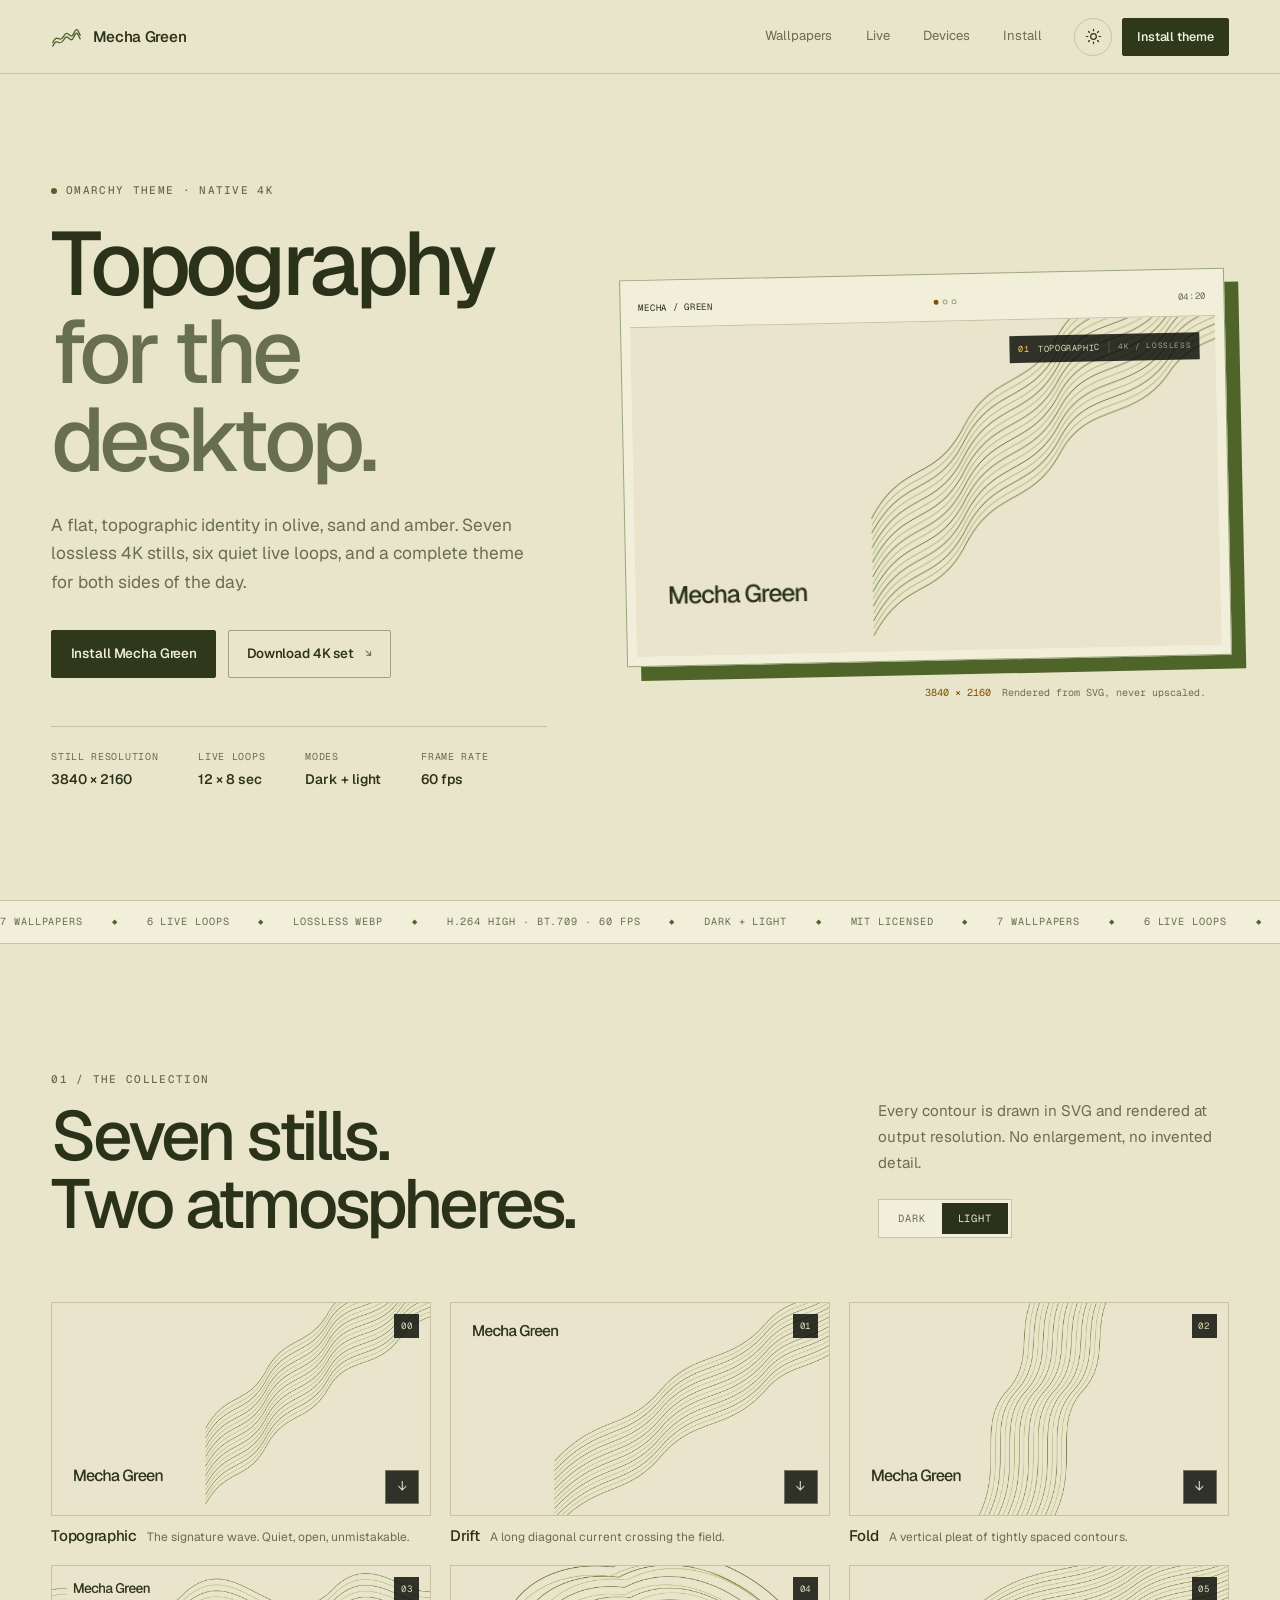
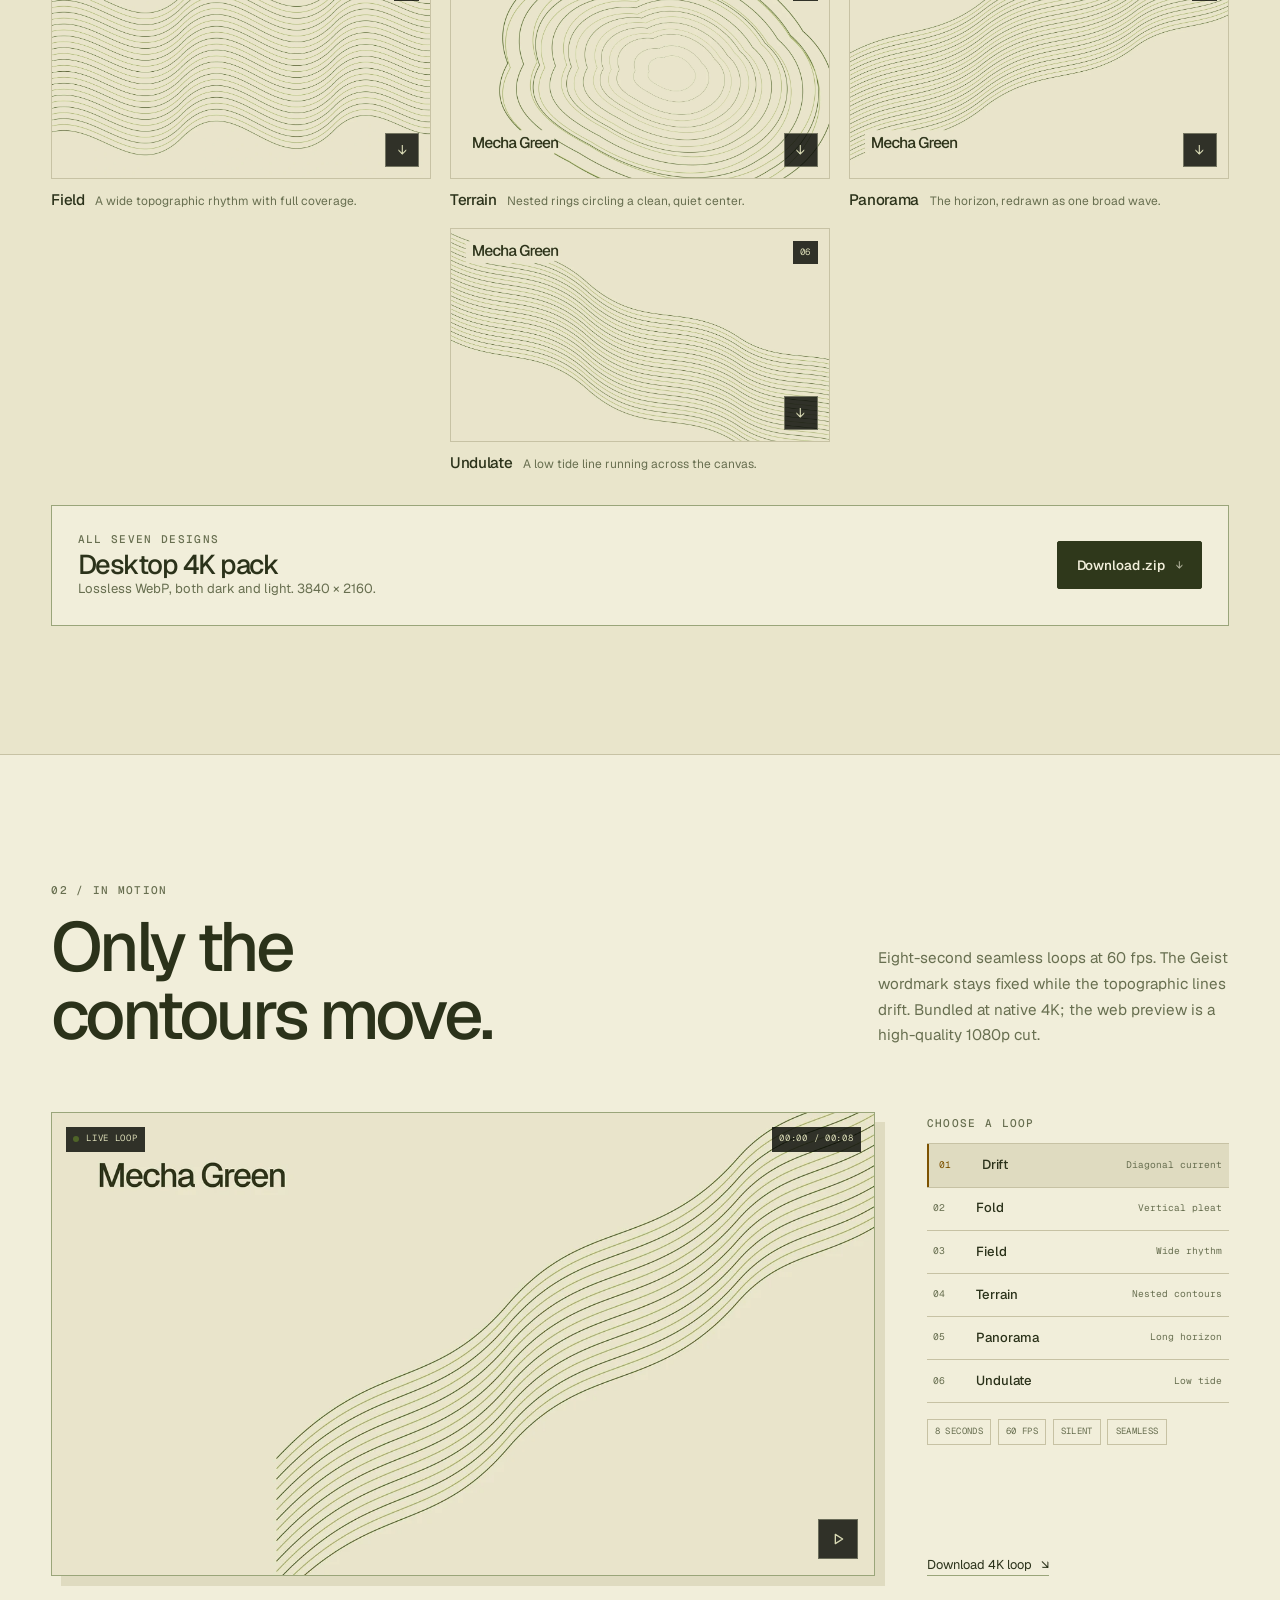
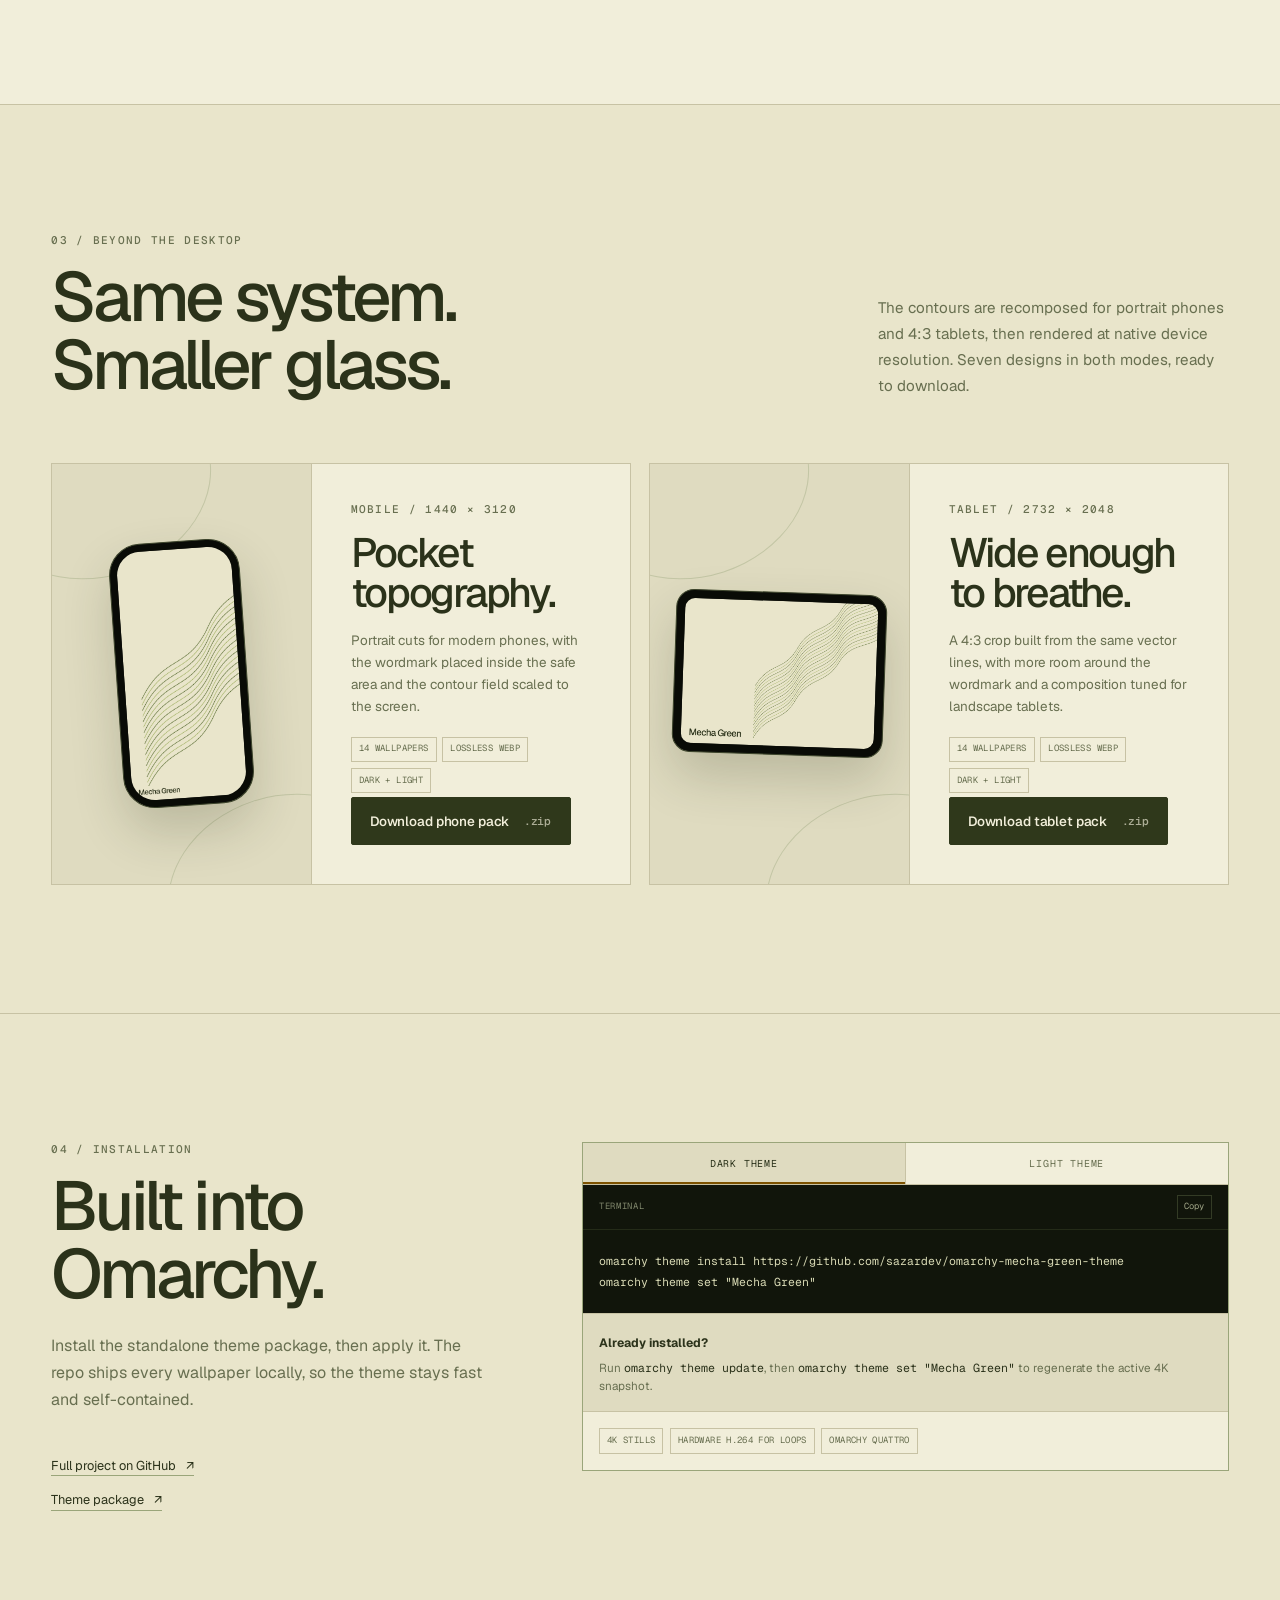
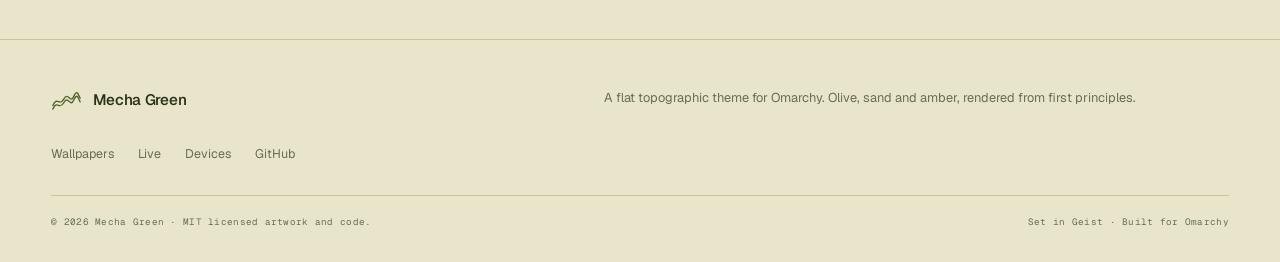
<file: site/index.html>
<!doctype html>
<html lang="en" data-theme="dark">
<head>
  <meta charset="utf-8">
  <meta name="viewport" content="width=device-width, initial-scale=1">
  <title>Mecha Green — 4K topographic wallpapers for Omarchy</title>
  <meta name="description" content="Mecha Green is a flat topographic theme for Omarchy with native 4K wallpapers, clean live loops and matching dark and light modes.">
  <meta name="theme-color" content="#0e1009">
  <meta property="og:type" content="website">
  <meta property="og:title" content="Mecha Green — 4K topographic wallpapers for Omarchy">
  <meta property="og:description" content="Seven native 4K stills, six live loops and matching light and dark themes, rendered from original vector artwork.">
  <meta property="og:url" content="https://mecha.sazardev.stream/">
  <meta property="og:image" content="https://mecha.sazardev.stream/og-image.png">
  <meta name="twitter:card" content="summary_large_image">
  <link rel="icon" href="favicon.svg" type="image/svg+xml">
  <link rel="apple-touch-icon" href="apple-touch-icon.png">
  <link rel="manifest" href="site.webmanifest">
  <link rel="preload" href="assets/fonts/geist-variable.woff2" as="font" type="font/woff2" crossorigin>
  <link rel="stylesheet" href="styles.css">
  <script src="main.js" defer></script>
</head>
<body>
  <a class="skip-link" href="#main">Skip to content</a>

  <header class="site-header">
    <a class="brand" href="#top" aria-label="Mecha Green home">
      <svg class="brand-mark" viewBox="0 0 34 26" aria-hidden="true">
        <path d="M2 19C7 8 9 21 14 12S21 18 25 9s5-1 7 2"/>
        <path d="M2 23C7 12 9 25 14 16s7 6 11-3 5-1 7 2"/>
      </svg>
      <span>Mecha Green</span>
    </a>
    <nav class="site-nav" aria-label="Primary">
      <a href="#wallpapers">Wallpapers</a>
      <a href="#live">Live</a>
      <a href="#devices">Devices</a>
      <a href="#install">Install</a>
    </nav>
    <div class="header-actions">
      <button class="icon-button theme-toggle" type="button" aria-label="Switch to light mode" data-theme-toggle>
        <svg class="icon-moon" viewBox="0 0 24 24" aria-hidden="true"><path d="M20 15.2A8.5 8.5 0 0 1 8.8 4a8.5 8.5 0 1 0 11.2 11.2Z"/></svg>
        <svg class="icon-sun" viewBox="0 0 24 24" aria-hidden="true"><circle cx="12" cy="12" r="4"/><path d="M12 2v2M12 20v2M4.9 4.9l1.4 1.4M17.7 17.7l1.4 1.4M2 12h2M20 12h2M4.9 19.1l1.4-1.4M17.7 6.3l1.4-1.4"/></svg>
      </button>
      <a class="button button-small button-solid" href="#install">Install theme</a>
    </div>
  </header>

  <main id="main">
    <section class="hero" id="top">
      <div class="hero-copy" data-reveal>
        <p class="eyebrow"><span class="status-dot"></span>Omarchy theme · native 4K</p>
        <h1>Topography<br><span class="muted">for the desktop.</span></h1>
        <p class="hero-lede">A flat, topographic identity in olive, sand and amber. Seven lossless 4K stills, six quiet live loops, and a complete theme for both sides of the day.</p>
        <div class="hero-actions">
          <a class="button button-solid" href="#install">Install Mecha Green</a>
          <a class="button button-ghost" href="assets/downloads/mecha-green-desktop-4k.zip" download>Download 4K set <span aria-hidden="true">↘</span></a>
        </div>
        <dl class="hero-stats">
          <div><dt>Still resolution</dt><dd>3840 × 2160</dd></div>
          <div><dt>Live loops</dt><dd>12 × 8 sec</dd></div>
          <div><dt>Modes</dt><dd>Dark + light</dd></div>
          <div><dt>Frame rate</dt><dd>60 fps</dd></div>
        </dl>
      </div>

      <div class="hero-art" data-reveal>
        <div class="monitor">
          <div class="monitor-bar">
            <span class="monitor-brand">MECHA / GREEN</span>
            <span class="monitor-dots" aria-hidden="true"><i></i><i></i><i></i></span>
            <span class="monitor-time">04:20</span>
          </div>
          <div class="monitor-screen">
            <img class="only-dark" src="assets/images/hero-dark.webp" alt="Mecha Green Topographic dark wallpaper with flowing olive contour lines" width="2400" height="1350">
            <img class="only-light" src="assets/images/hero-light.webp" alt="Mecha Green Topographic light wallpaper with flowing olive contour lines on sand" width="2400" height="1350">
            <div class="screen-tag"><span>01</span> TOPOGRAPHIC<small>4K / LOSSLESS</small></div>
          </div>
        </div>
        <div class="art-note"><span>3840 × 2160</span> Rendered from SVG, never upscaled.</div>
      </div>
    </section>

    <div class="ticker" aria-label="Theme features">
      <div class="ticker-track">
        <span>7 wallpapers</span><i>◆</i><span>6 live loops</span><i>◆</i><span>Lossless WebP</span><i>◆</i><span>H.264 High · BT.709 · 60 fps</span><i>◆</i><span>Dark + light</span><i>◆</i><span>MIT licensed</span><i>◆</i>
        <span>7 wallpapers</span><i>◆</i><span>6 live loops</span><i>◆</i><span>Lossless WebP</span><i>◆</i><span>H.264 High · BT.709 · 60 fps</span><i>◆</i><span>Dark + light</span><i>◆</i><span>MIT licensed</span><i>◆</i>
      </div>
    </div>

    <section class="section wallpapers" id="wallpapers">
      <div class="section-head">
        <div data-reveal>
          <p class="eyebrow">01 / The collection</p>
          <h2>Seven stills.<br>Two atmospheres.</h2>
        </div>
        <div class="section-tools" data-reveal>
          <p>Every contour is drawn in SVG and rendered at output resolution. No enlargement, no invented detail.</p>
          <div class="mode-switch" role="group" aria-label="Wallpaper mode">
            <button type="button" data-mode="dark" aria-pressed="true">Dark</button>
            <button type="button" data-mode="light" aria-pressed="false">Light</button>
          </div>
        </div>
      </div>

      <div class="gallery">
        <article class="wall-card" data-reveal>
          <div class="wall-frame">
            <img class="only-dark" src="assets/images/gallery/topographic-dark.webp" alt="Topographic dark wallpaper" loading="lazy" width="1280" height="720">
            <img class="only-light" src="assets/images/gallery/topographic-light.webp" alt="Topographic light wallpaper" loading="lazy" width="1280" height="720">
            <span class="wall-number">00</span>
            <a class="wall-download js-desktop-download" href="assets/downloads/desktop/mecha-green-topographic-dark.webp" download data-dark-href="assets/downloads/desktop/mecha-green-topographic-dark.webp" data-light-href="assets/downloads/desktop/mecha-green-topographic-light.webp" aria-label="Download Topographic wallpaper">↓</a>
          </div>
          <div class="wall-meta"><h3>Topographic</h3><p>The signature wave. Quiet, open, unmistakable.</p></div>
        </article>

        <article class="wall-card" data-reveal>
          <div class="wall-frame">
            <img class="only-dark" src="assets/images/gallery/drift-dark.webp" alt="Drift dark wallpaper" loading="lazy" width="1280" height="720">
            <img class="only-light" src="assets/images/gallery/drift-light.webp" alt="Drift light wallpaper" loading="lazy" width="1280" height="720">
            <span class="wall-number">01</span>
            <a class="wall-download js-desktop-download" href="assets/downloads/desktop/mecha-green-drift-dark.webp" download data-dark-href="assets/downloads/desktop/mecha-green-drift-dark.webp" data-light-href="assets/downloads/desktop/mecha-green-drift-light.webp" aria-label="Download Drift wallpaper">↓</a>
          </div>
          <div class="wall-meta"><h3>Drift</h3><p>A long diagonal current crossing the field.</p></div>
        </article>

        <article class="wall-card" data-reveal>
          <div class="wall-frame">
            <img class="only-dark" src="assets/images/gallery/fold-dark.webp" alt="Fold dark wallpaper" loading="lazy" width="1280" height="720">
            <img class="only-light" src="assets/images/gallery/fold-light.webp" alt="Fold light wallpaper" loading="lazy" width="1280" height="720">
            <span class="wall-number">02</span>
            <a class="wall-download js-desktop-download" href="assets/downloads/desktop/mecha-green-fold-dark.webp" download data-dark-href="assets/downloads/desktop/mecha-green-fold-dark.webp" data-light-href="assets/downloads/desktop/mecha-green-fold-light.webp" aria-label="Download Fold wallpaper">↓</a>
          </div>
          <div class="wall-meta"><h3>Fold</h3><p>A vertical pleat of tightly spaced contours.</p></div>
        </article>

        <article class="wall-card" data-reveal>
          <div class="wall-frame">
            <img class="only-dark" src="assets/images/gallery/field-dark.webp" alt="Field dark wallpaper" loading="lazy" width="1280" height="720">
            <img class="only-light" src="assets/images/gallery/field-light.webp" alt="Field light wallpaper" loading="lazy" width="1280" height="720">
            <span class="wall-number">03</span>
            <a class="wall-download js-desktop-download" href="assets/downloads/desktop/mecha-green-field-dark.webp" download data-dark-href="assets/downloads/desktop/mecha-green-field-dark.webp" data-light-href="assets/downloads/desktop/mecha-green-field-light.webp" aria-label="Download Field wallpaper">↓</a>
          </div>
          <div class="wall-meta"><h3>Field</h3><p>A wide topographic rhythm with full coverage.</p></div>
        </article>

        <article class="wall-card" data-reveal>
          <div class="wall-frame">
            <img class="only-dark" src="assets/images/gallery/terrain-dark.webp" alt="Terrain dark wallpaper" loading="lazy" width="1280" height="720">
            <img class="only-light" src="assets/images/gallery/terrain-light.webp" alt="Terrain light wallpaper" loading="lazy" width="1280" height="720">
            <span class="wall-number">04</span>
            <a class="wall-download js-desktop-download" href="assets/downloads/desktop/mecha-green-terrain-dark.webp" download data-dark-href="assets/downloads/desktop/mecha-green-terrain-dark.webp" data-light-href="assets/downloads/desktop/mecha-green-terrain-light.webp" aria-label="Download Terrain wallpaper">↓</a>
          </div>
          <div class="wall-meta"><h3>Terrain</h3><p>Nested rings circling a clean, quiet center.</p></div>
        </article>

        <article class="wall-card" data-reveal>
          <div class="wall-frame">
            <img class="only-dark" src="assets/images/gallery/panorama-dark.webp" alt="Panorama dark wallpaper" loading="lazy" width="1280" height="720">
            <img class="only-light" src="assets/images/gallery/panorama-light.webp" alt="Panorama light wallpaper" loading="lazy" width="1280" height="720">
            <span class="wall-number">05</span>
            <a class="wall-download js-desktop-download" href="assets/downloads/desktop/mecha-green-panorama-dark.webp" download data-dark-href="assets/downloads/desktop/mecha-green-panorama-dark.webp" data-light-href="assets/downloads/desktop/mecha-green-panorama-light.webp" aria-label="Download Panorama wallpaper">↓</a>
          </div>
          <div class="wall-meta"><h3>Panorama</h3><p>The horizon, redrawn as one broad wave.</p></div>
        </article>

        <article class="wall-card" data-reveal>
          <div class="wall-frame">
            <img class="only-dark" src="assets/images/gallery/undulate-dark.webp" alt="Undulate dark wallpaper" loading="lazy" width="1280" height="720">
            <img class="only-light" src="assets/images/gallery/undulate-light.webp" alt="Undulate light wallpaper" loading="lazy" width="1280" height="720">
            <span class="wall-number">06</span>
            <a class="wall-download js-desktop-download" href="assets/downloads/desktop/mecha-green-undulate-dark.webp" download data-dark-href="assets/downloads/desktop/mecha-green-undulate-dark.webp" data-light-href="assets/downloads/desktop/mecha-green-undulate-light.webp" aria-label="Download Undulate wallpaper">↓</a>
          </div>
          <div class="wall-meta"><h3>Undulate</h3><p>A low tide line running across the canvas.</p></div>
        </article>
      </div>

      <div class="download-band" data-reveal>
        <div><p class="eyebrow">All seven designs</p><h3>Desktop 4K pack</h3><p>Lossless WebP, both dark and light. 3840 × 2160.</p></div>
        <a class="button button-solid" href="assets/downloads/mecha-green-desktop-4k.zip" download>Download .zip <span aria-hidden="true">↓</span></a>
      </div>
    </section>

    <section class="section live" id="live">
      <div class="section-head">
        <div data-reveal>
          <p class="eyebrow">02 / In motion</p>
          <h2>Only the<br>contours move.</h2>
        </div>
        <p class="section-aside" data-reveal>Eight-second seamless loops at 60 fps. The Geist wordmark stays fixed while the topographic lines drift. Bundled at native 4K; the web preview is a high-quality 1080p cut.</p>
      </div>

      <div class="live-shell" data-reveal>
        <div class="video-stage">
          <video id="live-video" class="live-video" muted loop playsinline autoplay preload="metadata" poster="assets/images/posters/drift-dark.webp" aria-label="Mecha Green live wallpaper preview">
            <source src="assets/video/drift-dark.mp4" type="video/mp4">
          </video>
          <div class="video-hud">
            <span><i class="status-dot"></i>LIVE LOOP</span>
            <span id="video-timecode">00:00 / 00:08</span>
          </div>
          <button class="video-toggle" type="button" aria-label="Pause live wallpaper preview" data-video-toggle>
            <svg class="pause-icon" viewBox="0 0 24 24" aria-hidden="true"><path d="M8 5v14M16 5v14"/></svg>
            <svg class="play-icon" viewBox="0 0 24 24" aria-hidden="true"><path d="m8 5 11 7-11 7Z"/></svg>
          </button>
        </div>

        <aside class="live-panel">
          <p class="eyebrow">Choose a loop</p>
          <div class="loop-list" role="list">
            <button type="button" class="loop-item is-active" data-loop="drift"><span>01</span><strong>Drift</strong><small>Diagonal current</small></button>
            <button type="button" class="loop-item" data-loop="fold"><span>02</span><strong>Fold</strong><small>Vertical pleat</small></button>
            <button type="button" class="loop-item" data-loop="field"><span>03</span><strong>Field</strong><small>Wide rhythm</small></button>
            <button type="button" class="loop-item" data-loop="terrain"><span>04</span><strong>Terrain</strong><small>Nested contours</small></button>
            <button type="button" class="loop-item" data-loop="panorama"><span>05</span><strong>Panorama</strong><small>Long horizon</small></button>
            <button type="button" class="loop-item" data-loop="undulate"><span>06</span><strong>Undulate</strong><small>Low tide</small></button>
          </div>
          <div class="live-spec">
            <span>8 seconds</span><span>60 fps</span><span>Silent</span><span>Seamless</span>
          </div>
          <a class="text-link js-loop-download" href="https://raw.githubusercontent.com/sazardev/omarchy-mecha-green/main/themes/mecha-green/backgrounds/100-drift.mp4" download>Download 4K loop <span aria-hidden="true">↘</span></a>
        </aside>
      </div>
    </section>

    <section class="section devices" id="devices">
      <div class="section-head">
        <div data-reveal>
          <p class="eyebrow">03 / Beyond the desktop</p>
          <h2>Same system.<br>Smaller glass.</h2>
        </div>
        <p class="section-aside" data-reveal>The contours are recomposed for portrait phones and 4:3 tablets, then rendered at native device resolution. Seven designs in both modes, ready to download.</p>
      </div>

      <div class="device-grid">
        <article class="device-card device-phone" data-reveal>
          <div class="device-art">
            <div class="phone">
              <div class="phone-screen">
                <img class="only-dark" src="assets/images/device-mobile-dark.webp" alt="Mecha Green mobile wallpaper on a phone" loading="lazy" width="1440" height="3120">
                <img class="only-light" src="assets/images/device-mobile-light.webp" alt="Mecha Green light mobile wallpaper on a phone" loading="lazy" width="1440" height="3120">
              </div>
            </div>
          </div>
          <div class="device-copy">
            <p class="eyebrow">Mobile / 1440 × 3120</p>
            <h3>Pocket topography.</h3>
            <p>Portrait cuts for modern phones, with the wordmark placed inside the safe area and the contour field scaled to the screen.</p>
            <div class="tag-row"><span>14 wallpapers</span><span>Lossless WebP</span><span>Dark + light</span></div>
            <a class="button button-solid" href="assets/downloads/mecha-green-mobile.zip" download>Download phone pack <span>.zip</span></a>
          </div>
        </article>

        <article class="device-card device-tablet" data-reveal>
          <div class="device-art">
            <div class="tablet">
              <div class="tablet-screen">
                <img class="only-dark" src="assets/images/device-tablet-dark.webp" alt="Mecha Green tablet wallpaper on a tablet" loading="lazy" width="2732" height="2048">
                <img class="only-light" src="assets/images/device-tablet-light.webp" alt="Mecha Green light tablet wallpaper on a tablet" loading="lazy" width="2732" height="2048">
              </div>
            </div>
          </div>
          <div class="device-copy">
            <p class="eyebrow">Tablet / 2732 × 2048</p>
            <h3>Wide enough to breathe.</h3>
            <p>A 4:3 crop built from the same vector lines, with more room around the wordmark and a composition tuned for landscape tablets.</p>
            <div class="tag-row"><span>14 wallpapers</span><span>Lossless WebP</span><span>Dark + light</span></div>
            <a class="button button-solid" href="assets/downloads/mecha-green-tablet.zip" download>Download tablet pack <span>.zip</span></a>
          </div>
        </article>
      </div>
    </section>

    <section class="section install" id="install">
      <div class="install-copy" data-reveal>
        <p class="eyebrow">04 / Installation</p>
        <h2>Built into<br>Omarchy.</h2>
        <p>Install the standalone theme package, then apply it. The repo ships every wallpaper locally, so the theme stays fast and self-contained.</p>
        <div class="install-links">
          <a class="text-link" href="https://github.com/sazardev/omarchy-mecha-green" target="_blank" rel="noreferrer">Full project on GitHub <span aria-hidden="true">↗</span></a>
          <a class="text-link" href="https://github.com/sazardev/omarchy-mecha-green-theme" target="_blank" rel="noreferrer">Theme package <span aria-hidden="true">↗</span></a>
        </div>
      </div>

      <div class="install-panel" data-reveal>
        <div class="install-tabs" role="tablist" aria-label="Theme mode">
          <button type="button" role="tab" aria-selected="true" data-install-mode="dark">Dark theme</button>
          <button type="button" role="tab" aria-selected="false" data-install-mode="light">Light theme</button>
        </div>
        <div class="code-block">
          <div class="code-head"><span>terminal</span><button type="button" class="copy-button" data-copy-target="install-command">Copy</button></div>
          <pre><code id="install-command">omarchy theme install https://github.com/sazardev/omarchy-mecha-green-theme
omarchy theme set "Mecha Green"</code></pre>
        </div>
        <div class="install-note">
          <strong>Already installed?</strong>
          <p>Run <code>omarchy theme update</code>, then <code>omarchy theme set "Mecha Green"</code> to regenerate the active 4K snapshot.</p>
        </div>
        <div class="install-requirements">
          <span>4K stills</span><span>Hardware H.264 for loops</span><span>Omarchy Quattro</span>
        </div>
      </div>
    </section>
  </main>

  <footer class="site-footer">
    <div class="footer-main">
      <a class="brand" href="#top">
        <svg class="brand-mark" viewBox="0 0 34 26" aria-hidden="true">
          <path d="M2 19C7 8 9 21 14 12S21 18 25 9s5-1 7 2"/>
          <path d="M2 23C7 12 9 25 14 16s7 6 11-3 5-1 7 2"/>
        </svg>
        <span>Mecha Green</span>
      </a>
      <p>A flat topographic theme for Omarchy. Olive, sand and amber, rendered from first principles.</p>
    </div>
    <div class="footer-links">
      <a href="#wallpapers">Wallpapers</a>
      <a href="#live">Live</a>
      <a href="#devices">Devices</a>
      <a href="https://github.com/sazardev/omarchy-mecha-green" target="_blank" rel="noreferrer">GitHub</a>
    </div>
    <div class="footer-bottom">
      <span>© 2026 Mecha Green · MIT licensed artwork and code.</span>
      <span class="footer-geist">Set in Geist · Built for Omarchy</span>
    </div>
  </footer>
</body>
</html>
</file>
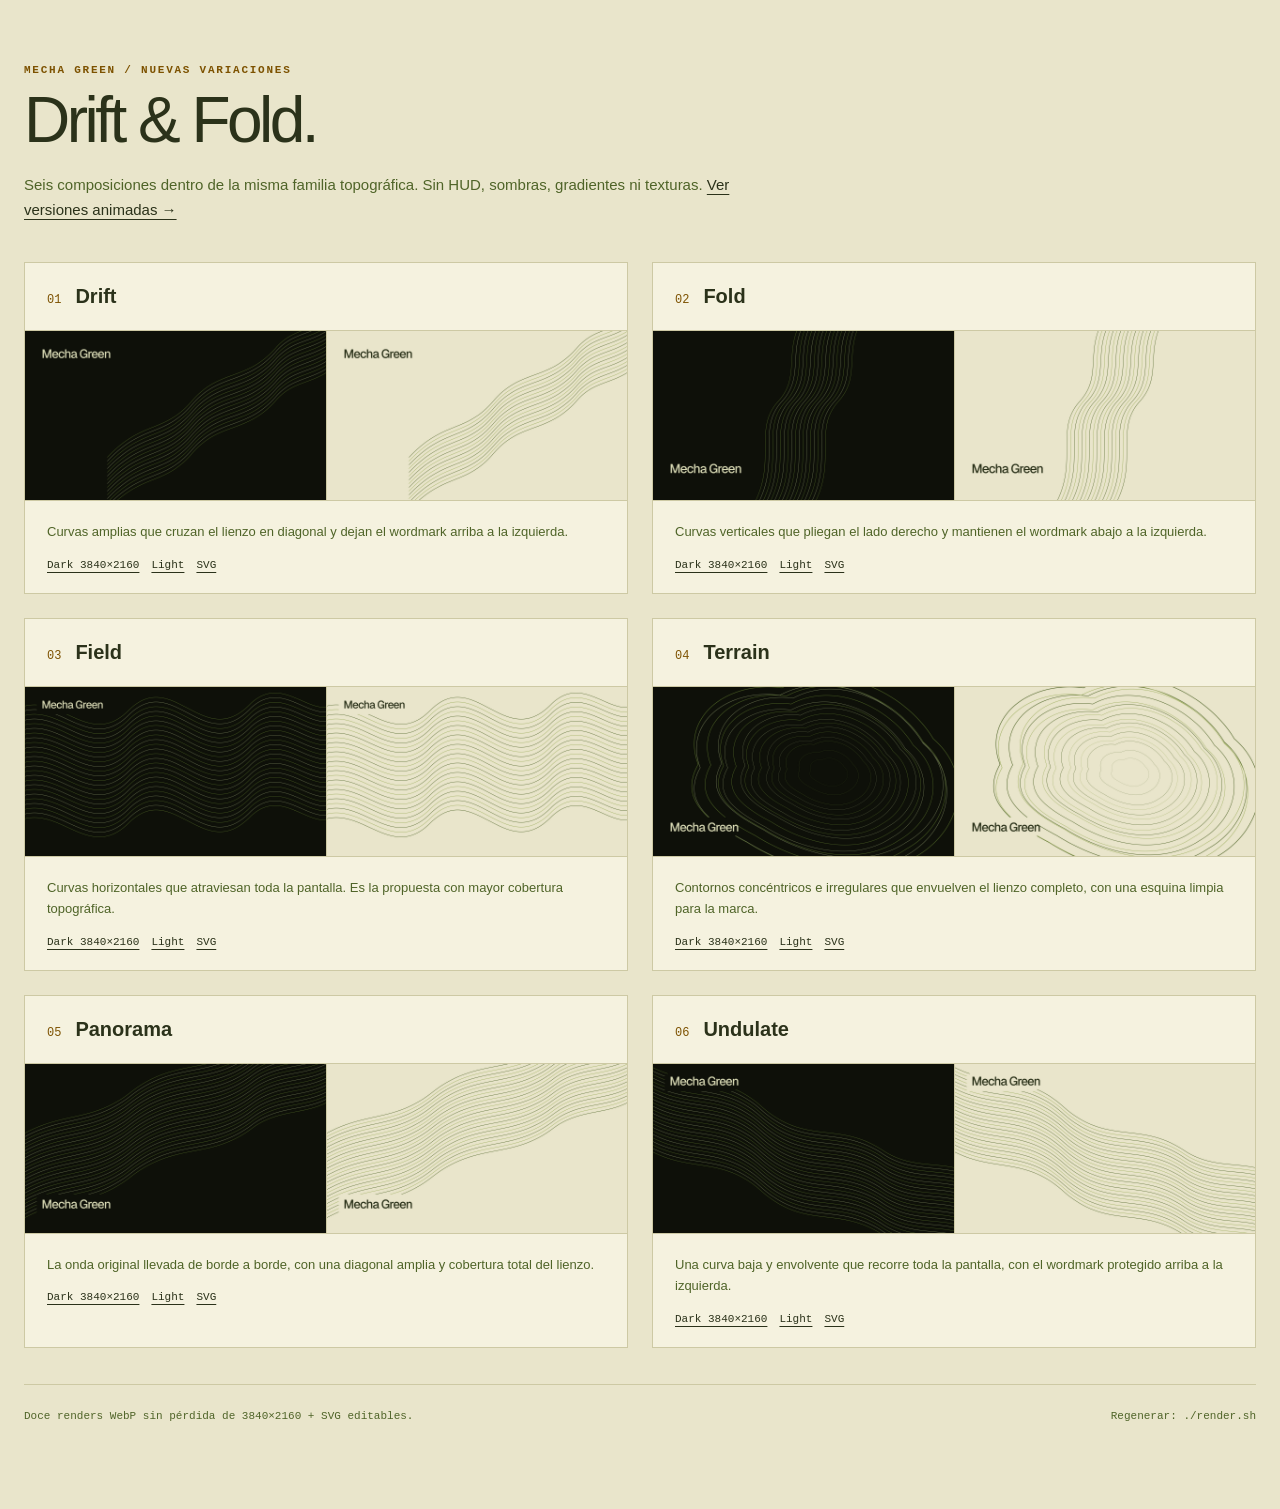
<file: proposals/backgrounds/index.html>
<!doctype html>
<html lang="es">
<head>
  <meta charset="utf-8">
  <meta name="viewport" content="width=device-width, initial-scale=1">
  <title>Mecha Green — Drift & Fold</title>
  <style>
    :root{--sand:#e9e5cb;--surface:#f5f2df;--ink:#2b321a;--olive:#4f6428;--bronze:#7d5200;--line:#cdc9a4;--sans:"Geist",sans-serif;--mono:"Geist Mono",monospace}
    *{box-sizing:border-box}body{margin:0;background:var(--sand);color:var(--ink);font-family:var(--sans)}main{width:min(1600px,calc(100% - 48px));margin:auto;padding:64px 0 80px}header{margin-bottom:40px}.eyebrow{margin:0 0 14px;color:var(--bronze);font:600 11px var(--mono);letter-spacing:.16em;text-transform:uppercase}h1{margin:0;font-size:clamp(42px,5vw,76px);font-weight:500;line-height:.95;letter-spacing:-.055em}.intro{max-width:720px;margin:22px 0 0;color:var(--olive);font-size:15px;line-height:1.65}.grid{display:grid;grid-template-columns:1fr 1fr;gap:24px}article{border:1px solid var(--line);background:var(--surface)}h2{display:flex;gap:14px;align-items:baseline;margin:0;padding:22px;font-size:20px}.num{color:var(--bronze);font:12px var(--mono)}.pair{display:grid;grid-template-columns:1fr 1fr;gap:1px;background:var(--line);border-block:1px solid var(--line)}figure{margin:0}img{display:block;width:100%;aspect-ratio:16/9}figcaption{position:absolute;width:1px;height:1px;overflow:hidden;clip:rect(0,0,0,0)}.body{padding:20px 22px 22px;color:var(--olive);font-size:13px;line-height:1.65}.links{display:flex;gap:12px;margin-top:16px;font:11px var(--mono)}a{color:var(--ink);text-underline-offset:4px}a:hover{color:var(--bronze)}footer{display:flex;justify-content:space-between;gap:24px;margin-top:36px;padding-top:22px;border-top:1px solid var(--line);color:var(--olive);font:11px/1.7 var(--mono)}@media(max-width:900px){.grid{grid-template-columns:1fr}}@media(max-width:560px){main{width:calc(100% - 28px);padding-top:36px}.pair{grid-template-columns:1fr}footer{display:grid}}
  </style>
</head>
<body>
<main>
  <header>
    <p class="eyebrow">Mecha Green / nuevas variaciones</p>
    <h1>Drift &amp; Fold.</h1>
    <p class="intro">Seis composiciones dentro de la misma familia topográfica. Sin HUD, sombras, gradientes ni texturas. <a href="live.html">Ver versiones animadas →</a></p>
  </header>
  <section class="grid">
    <article>
      <h2><span class="num">01</span> Drift</h2>
      <div class="pair">
        <figure><img src="thumbs/01-drift-dark.webp" alt="Drift oscuro"><figcaption>Drift oscuro</figcaption></figure>
        <figure><img src="thumbs/01-drift-light.webp" alt="Drift claro"><figcaption>Drift claro</figcaption></figure>
      </div>
      <div class="body">Curvas amplias que cruzan el lienzo en diagonal y dejan el wordmark arriba a la izquierda.<div class="links"><a href="rendered/01-drift-dark.webp">Dark 3840×2160</a><a href="rendered/01-drift-light.webp">Light</a><a href="svg/01-drift-dark.svg">SVG</a></div></div>
    </article>
    <article>
      <h2><span class="num">02</span> Fold</h2>
      <div class="pair">
        <figure><img src="thumbs/02-fold-dark.webp" alt="Fold oscuro"><figcaption>Fold oscuro</figcaption></figure>
        <figure><img src="thumbs/02-fold-light.webp" alt="Fold claro"><figcaption>Fold claro</figcaption></figure>
      </div>
      <div class="body">Curvas verticales que pliegan el lado derecho y mantienen el wordmark abajo a la izquierda.<div class="links"><a href="rendered/02-fold-dark.webp">Dark 3840×2160</a><a href="rendered/02-fold-light.webp">Light</a><a href="svg/02-fold-dark.svg">SVG</a></div></div>
    </article>
    <article>
      <h2><span class="num">03</span> Field</h2>
      <div class="pair">
        <figure><img src="thumbs/03-field-dark.webp" alt="Field oscuro"><figcaption>Field oscuro</figcaption></figure>
        <figure><img src="thumbs/03-field-light.webp" alt="Field claro"><figcaption>Field claro</figcaption></figure>
      </div>
      <div class="body">Curvas horizontales que atraviesan toda la pantalla. Es la propuesta con mayor cobertura topográfica.<div class="links"><a href="rendered/03-field-dark.webp">Dark 3840×2160</a><a href="rendered/03-field-light.webp">Light</a><a href="svg/03-field-dark.svg">SVG</a></div></div>
    </article>
    <article>
      <h2><span class="num">04</span> Terrain</h2>
      <div class="pair">
        <figure><img src="thumbs/04-terrain-dark.webp" alt="Terrain oscuro"><figcaption>Terrain oscuro</figcaption></figure>
        <figure><img src="thumbs/04-terrain-light.webp" alt="Terrain claro"><figcaption>Terrain claro</figcaption></figure>
      </div>
      <div class="body">Contornos concéntricos e irregulares que envuelven el lienzo completo, con una esquina limpia para la marca.<div class="links"><a href="rendered/04-terrain-dark.webp">Dark 3840×2160</a><a href="rendered/04-terrain-light.webp">Light</a><a href="svg/04-terrain-dark.svg">SVG</a></div></div>
    </article>
    <article>
      <h2><span class="num">05</span> Panorama</h2>
      <div class="pair">
        <figure><img src="thumbs/05-panorama-dark.webp" alt="Panorama oscuro"><figcaption>Panorama oscuro</figcaption></figure>
        <figure><img src="thumbs/05-panorama-light.webp" alt="Panorama claro"><figcaption>Panorama claro</figcaption></figure>
      </div>
      <div class="body">La onda original llevada de borde a borde, con una diagonal amplia y cobertura total del lienzo.<div class="links"><a href="rendered/05-panorama-dark.webp">Dark 3840×2160</a><a href="rendered/05-panorama-light.webp">Light</a><a href="svg/05-panorama-dark.svg">SVG</a></div></div>
    </article>
    <article>
      <h2><span class="num">06</span> Undulate</h2>
      <div class="pair">
        <figure><img src="thumbs/06-undulate-dark.webp" alt="Undulate oscuro"><figcaption>Undulate oscuro</figcaption></figure>
        <figure><img src="thumbs/06-undulate-light.webp" alt="Undulate claro"><figcaption>Undulate claro</figcaption></figure>
      </div>
      <div class="body">Una curva baja y envolvente que recorre toda la pantalla, con el wordmark protegido arriba a la izquierda.<div class="links"><a href="rendered/06-undulate-dark.webp">Dark 3840×2160</a><a href="rendered/06-undulate-light.webp">Light</a><a href="svg/06-undulate-dark.svg">SVG</a></div></div>
    </article>
  </section>
  <footer><span>Doce renders WebP sin pérdida de 3840×2160 + SVG editables.</span><span>Regenerar: <code>./render.sh</code></span></footer>
</main>
</body>
</html>
</file>
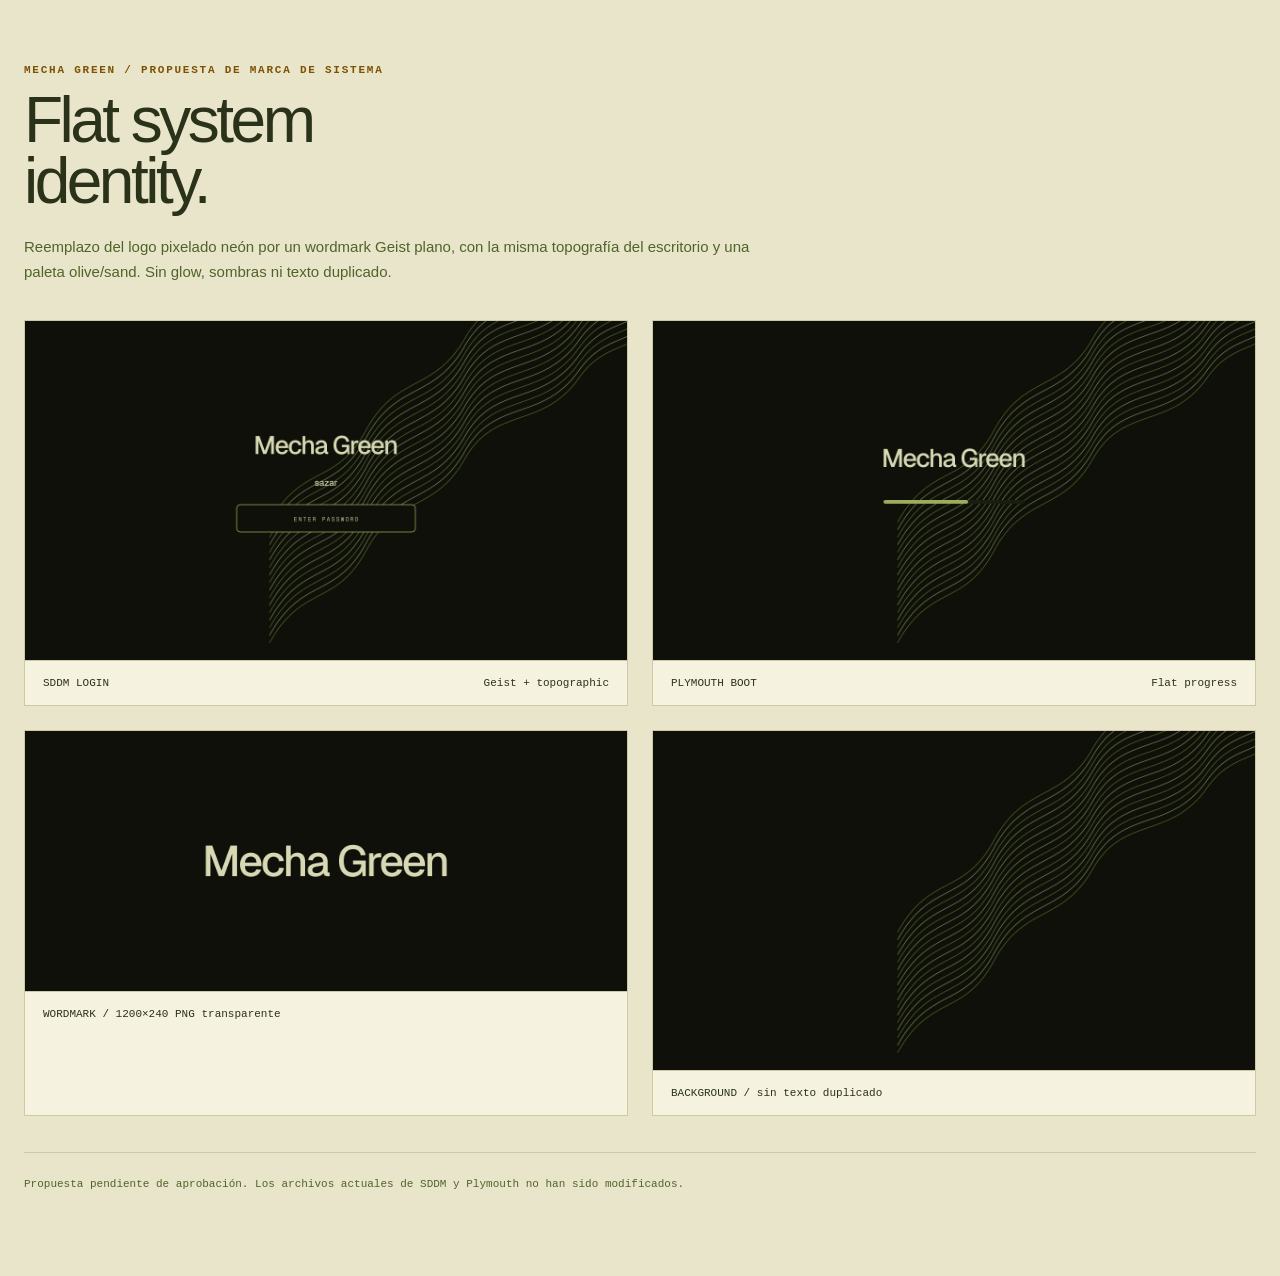
<file: proposals/system-brand/index.html>
<!doctype html>
<html lang="es">
<head>
  <meta charset="utf-8">
  <meta name="viewport" content="width=device-width, initial-scale=1">
  <title>Mecha Green — System Brand Proposal</title>
  <style>
    :root{--sand:#e9e5cb;--surface:#f5f2df;--ink:#2b321a;--olive:#4f6428;--bronze:#7d5200;--line:#cdc9a4;--dark:#0e1009;--sans:"Geist",sans-serif;--mono:"Geist Mono",monospace}
    *{box-sizing:border-box}body{margin:0;background:var(--sand);color:var(--ink);font-family:var(--sans)}main{width:min(1500px,calc(100% - 48px));margin:auto;padding:64px 0 80px}header{margin-bottom:36px}.eyebrow{margin:0 0 14px;color:var(--bronze);font:600 11px var(--mono);letter-spacing:.16em;text-transform:uppercase}h1{margin:0;font-size:clamp(42px,5vw,72px);font-weight:500;line-height:.96;letter-spacing:-.055em}.intro{max-width:760px;margin:22px 0 0;color:var(--olive);font-size:15px;line-height:1.65}.grid{display:grid;grid-template-columns:1fr 1fr;gap:24px}figure{margin:0;border:1px solid var(--line);background:var(--surface)}img{display:block;width:100%;aspect-ratio:16/9}figcaption{display:flex;justify-content:space-between;gap:16px;padding:16px 18px;border-top:1px solid var(--line);font:11px var(--mono)}.logo{margin-top:24px;display:grid;grid-template-columns:1fr 1fr;gap:24px}.logo-card{border:1px solid var(--line);background:var(--surface)}.logo-stage{display:grid;place-items:center;min-height:260px;background:var(--dark)}.logo-stage img{width:min(720px,80%);height:auto;aspect-ratio:auto}.logo-card figcaption{padding:16px 18px;font:11px var(--mono)}footer{margin-top:36px;padding-top:22px;border-top:1px solid var(--line);color:var(--olive);font:11px/1.7 var(--mono)}@media(max-width:900px){.grid,.logo{grid-template-columns:1fr}}
  </style>
</head>
<body>
<main>
  <header><p class="eyebrow">Mecha Green / propuesta de marca de sistema</p><h1>Flat system<br>identity.</h1><p class="intro">Reemplazo del logo pixelado neón por un wordmark Geist plano, con la misma topografía del escritorio y una paleta olive/sand. Sin glow, sombras ni texto duplicado.</p></header>
  <section class="grid">
    <figure><img src="rendered/login.webp" alt="Propuesta de login SDDM"><figcaption><span>SDDM LOGIN</span><span>Geist + topographic</span></figcaption></figure>
    <figure><img src="rendered/boot.webp" alt="Propuesta de arranque Plymouth"><figcaption><span>PLYMOUTH BOOT</span><span>Flat progress</span></figcaption></figure>
  </section>
  <section class="logo">
    <figure class="logo-card"><div class="logo-stage"><img src="rendered/logo.png" alt="Nuevo wordmark Mecha Green"></div><figcaption>WORDMARK / 1200×240 PNG transparente</figcaption></figure>
    <figure class="logo-card"><img src="rendered/background.webp" alt="Fondo topográfico sin wordmark"><figcaption>BACKGROUND / sin texto duplicado</figcaption></figure>
  </section>
  <footer>Propuesta pendiente de aprobación. Los archivos actuales de SDDM y Plymouth no han sido modificados.</footer>
</main>
</body>
</html>
</file>
<file: site/styles.css>
@font-face {
  font-family: "Geist";
  src: url("assets/fonts/geist-variable.woff2") format("woff2");
  font-weight: 100 900;
  font-style: normal;
  font-display: swap;
}

@font-face {
  font-family: "Geist Mono";
  src: url("assets/fonts/geist-mono-variable.woff2") format("woff2");
  font-weight: 100 900;
  font-style: normal;
  font-display: swap;
}

:root {
  --font-sans: "Geist", "Helvetica Neue", Arial, sans-serif;
  --font-mono: "Geist Mono", "SFMono-Regular", Consolas, monospace;
  --page: 1400px;
  --pad: clamp(1.25rem, 4vw, 4.5rem);
  --radius: 2px;
  --ease: cubic-bezier(.2, .8, .2, 1);
}

html[data-theme="dark"] {
  color-scheme: dark;
  --bg: #0e1009;
  --surface: #12160c;
  --surface-2: #171c0f;
  --text: #d8d9b4;
  --muted: #9fa583;
  --line: #2b3220;
  --line-strong: #4b552f;
  --accent: #f2c84b;
  --accent-2: #9dae5c;
  --solid-bg: #f2c84b;
  --solid-ink: #171a0b;
  --code-bg: #080a05;
  --code-text: #d8d9b4;
  --shadow: rgba(0, 0, 0, .38);
  --hud: rgba(8, 10, 5, .82);
}

html[data-theme="light"] {
  color-scheme: light;
  --bg: #e9e5cb;
  --surface: #f1eeda;
  --surface-2: #dfdbc0;
  --text: #2b321a;
  --muted: #686f50;
  --line: #c7c2a4;
  --line-strong: #9aa57a;
  --accent: #7d5200;
  --accent-2: #4f6428;
  --solid-bg: #2f381b;
  --solid-ink: #f1eeda;
  --code-bg: #11150b;
  --code-text: #d8d9b4;
  --shadow: rgba(43, 50, 26, .2);
  --hud: rgba(8, 10, 5, .82);
}

*, *::before, *::after { box-sizing: border-box; }

html {
  scroll-behavior: smooth;
  scrollbar-color: var(--accent-2) var(--bg);
}

body {
  margin: 0;
  background: var(--bg);
  color: var(--text);
  font-family: var(--font-sans);
  font-size: 16px;
  line-height: 1.55;
  -webkit-font-smoothing: antialiased;
  overflow-x: hidden;
  transition: background-color .35s var(--ease), color .35s var(--ease);
}

img, svg, video { display: block; max-width: 100%; }
a { color: inherit; text-decoration: none; }
button { color: inherit; font: inherit; }
h1, h2, h3, p, dl, dd { margin: 0; }
h1, h2, h3 { font-weight: 500; line-height: .98; letter-spacing: -.055em; }
code, kbd, pre { font-family: var(--font-mono); }

::selection { background: var(--accent); color: var(--solid-ink); }

:focus-visible {
  outline: 2px solid var(--accent);
  outline-offset: 3px;
}

html[data-theme="light"] .only-dark,
html[data-theme="dark"] .only-light { display: none !important; }

.skip-link {
  position: fixed;
  z-index: 100;
  top: 1rem;
  left: 1rem;
  padding: .75rem 1rem;
  background: var(--solid-bg);
  color: var(--solid-ink);
  transform: translateY(-200%);
}
.skip-link:focus { transform: translateY(0); }

.site-header {
  position: sticky;
  top: 0;
  z-index: 50;
  display: flex;
  align-items: center;
  gap: 2rem;
  height: 74px;
  padding: 0 var(--pad);
  border-bottom: 1px solid var(--line);
  background: color-mix(in srgb, var(--bg) 94%, transparent);
  backdrop-filter: blur(12px);
}

.brand {
  display: inline-flex;
  align-items: center;
  gap: .65rem;
  font-size: .95rem;
  font-weight: 550;
  letter-spacing: -.02em;
  white-space: nowrap;
}

.brand-mark {
  width: 31px;
  height: 24px;
  fill: none;
  stroke: var(--accent-2);
  stroke-width: 1.5;
  stroke-linecap: round;
}

.site-nav {
  display: flex;
  align-items: center;
  gap: clamp(1.1rem, 2.6vw, 2.6rem);
  margin-left: auto;
  font-size: .82rem;
  color: var(--muted);
}

.site-nav a {
  padding: .3rem 0;
  border-bottom: 1px solid transparent;
  transition: color .2s, border-color .2s;
}
.site-nav a:hover { color: var(--text); border-color: var(--accent); }

.header-actions { display: flex; align-items: center; gap: .6rem; }

.icon-button {
  display: inline-grid;
  place-items: center;
  width: 38px;
  height: 38px;
  padding: 0;
  background: transparent;
  border: 1px solid var(--line);
  border-radius: 50%;
  cursor: pointer;
  transition: border-color .2s, background .2s;
}
.icon-button:hover { border-color: var(--accent-2); background: var(--surface); }
.icon-button svg { width: 17px; height: 17px; fill: none; stroke: currentColor; stroke-width: 1.7; stroke-linecap: round; stroke-linejoin: round; }
.icon-sun { display: none; }
html[data-theme="light"] .icon-sun { display: block; }
html[data-theme="light"] .icon-moon { display: none; }

.button {
  display: inline-flex;
  align-items: center;
  justify-content: center;
  gap: .7rem;
  min-height: 48px;
  padding: .7rem 1.15rem;
  border: 1px solid var(--solid-bg);
  border-radius: var(--radius);
  font-size: .84rem;
  font-weight: 550;
  letter-spacing: -.01em;
  cursor: pointer;
  transition: transform .2s var(--ease), background .2s, color .2s, border-color .2s;
}
.button:hover { transform: translateY(-2px); }
.button-solid { background: var(--solid-bg); color: var(--solid-ink); }
.button-solid:hover { background: var(--accent-2); border-color: var(--accent-2); color: var(--solid-ink); }
.button-ghost { border-color: var(--line-strong); background: transparent; color: var(--text); }
.button-ghost:hover { border-color: var(--accent); }
.button-small { min-height: 38px; padding: .45rem .9rem; font-size: .78rem; }
.button span { font-family: var(--font-mono); font-size: .7rem; opacity: .65; }

.hero {
  display: grid;
  grid-template-columns: minmax(0, .9fr) minmax(0, 1.1fr);
  gap: clamp(2rem, 6vw, 7rem);
  align-items: center;
  width: min(100%, var(--page));
  min-height: min(850px, calc(100vh - 74px));
  margin: 0 auto;
  padding: clamp(4rem, 8vw, 8rem) var(--pad);
}

.eyebrow {
  display: flex;
  align-items: center;
  gap: .55rem;
  color: var(--muted);
  font-family: var(--font-mono);
  font-size: .69rem;
  font-weight: 500;
  letter-spacing: .12em;
  line-height: 1.3;
  text-transform: uppercase;
}

.status-dot {
  width: 6px;
  height: 6px;
  flex: 0 0 auto;
  border-radius: 50%;
  background: var(--accent-2);
  box-shadow: 0 0 0 0 color-mix(in srgb, var(--accent-2) 55%, transparent);
  animation: pulse 2.8s infinite;
}

@keyframes pulse {
  0%, 60%, 100% { box-shadow: 0 0 0 0 color-mix(in srgb, var(--accent-2) 50%, transparent); }
  30% { box-shadow: 0 0 0 5px transparent; }
}

.hero h1 {
  margin-top: 1.4rem;
  font-size: clamp(3.5rem, 7vw, 7.1rem);
}
.hero h1 .muted { color: var(--muted); }
.hero-lede {
  max-width: 34rem;
  margin-top: 1.7rem;
  color: var(--muted);
  font-size: clamp(1rem, 1.35vw, 1.16rem);
  line-height: 1.65;
}
.hero-actions { display: flex; flex-wrap: wrap; gap: .7rem; margin-top: 2.1rem; }

.hero-stats {
  display: flex;
  flex-wrap: wrap;
  gap: 1.5rem 2.5rem;
  margin-top: 3rem;
  padding-top: 1.4rem;
  border-top: 1px solid var(--line);
}
.hero-stats dt {
  color: var(--muted);
  font-family: var(--font-mono);
  font-size: .62rem;
  letter-spacing: .07em;
  text-transform: uppercase;
}
.hero-stats dd { margin-top: .3rem; font-size: .86rem; font-weight: 550; }

.hero-art { position: relative; }
.monitor {
  position: relative;
  padding: 9px;
  background: var(--surface);
  border: 1px solid var(--line-strong);
  box-shadow: 14px 14px 0 var(--accent-2);
  transform: rotate(-1.2deg);
}
.monitor-bar {
  display: flex;
  align-items: center;
  justify-content: space-between;
  height: 38px;
  padding: 0 .55rem;
  border-bottom: 1px solid var(--line);
  color: var(--muted);
  font-family: var(--font-mono);
  font-size: .57rem;
  letter-spacing: .08em;
}
.monitor-brand { color: var(--text); }
.monitor-dots { display: flex; gap: .27rem; }
.monitor-dots i { width: 5px; height: 5px; border: 1px solid var(--line-strong); border-radius: 50%; }
.monitor-dots i:first-child { background: var(--accent); border-color: var(--accent); }
.monitor-screen { position: relative; aspect-ratio: 16 / 9; overflow: hidden; background: var(--bg); }
.monitor-screen img { width: 100%; height: 100%; object-fit: cover; }
.screen-tag {
  position: absolute;
  top: 1rem;
  right: 1rem;
  display: flex;
  align-items: center;
  gap: .55rem;
  padding: .42rem .55rem;
  background: var(--hud);
  color: #d8d9b4;
  font-family: var(--font-mono);
  font-size: .54rem;
  letter-spacing: .07em;
}
.screen-tag span { color: #f2c84b; }
.screen-tag small { padding-left: .55rem; border-left: 1px solid rgba(216, 217, 180, .24); color: #9fa583; font-size: .48rem; }
.art-note {
  display: flex;
  gap: .7rem;
  margin: 1.5rem 0 0 auto;
  max-width: 19rem;
  color: var(--muted);
  font-family: var(--font-mono);
  font-size: .63rem;
  line-height: 1.55;
}
.art-note span { color: var(--accent); white-space: nowrap; }

.ticker {
  overflow: hidden;
  border-block: 1px solid var(--line);
  background: var(--surface);
}
.ticker-track {
  display: flex;
  align-items: center;
  gap: 1.8rem;
  width: max-content;
  padding: .82rem 0;
  color: var(--muted);
  font-family: var(--font-mono);
  font-size: .64rem;
  letter-spacing: .09em;
  text-transform: uppercase;
  animation: marquee 32s linear infinite;
}
.ticker-track i { color: var(--accent-2); font-style: normal; font-size: .45rem; }
@keyframes marquee { to { transform: translateX(-50%); } }

.section {
  width: min(100%, var(--page));
  margin: 0 auto;
  padding: clamp(5rem, 10vw, 9rem) var(--pad);
}
.section-head {
  display: grid;
  grid-template-columns: minmax(0, 1fr) minmax(17rem, .45fr);
  gap: 3rem;
  align-items: end;
  margin-bottom: clamp(2.5rem, 5vw, 4.5rem);
}
.section-head h2, .install-copy h2 {
  margin-top: 1rem;
  font-size: clamp(2.8rem, 5.4vw, 5.7rem);
}
.section-head p:not(.eyebrow), .section-aside {
  color: var(--muted);
  font-size: .95rem;
  line-height: 1.7;
}
.section-tools { display: flex; flex-direction: column; align-items: flex-start; gap: 1.5rem; }

.mode-switch {
  display: inline-flex;
  padding: 3px;
  border: 1px solid var(--line);
  background: var(--surface);
}
.mode-switch button {
  padding: .45rem 1rem;
  border: 0;
  background: transparent;
  color: var(--muted);
  font-family: var(--font-mono);
  font-size: .65rem;
  letter-spacing: .08em;
  text-transform: uppercase;
  cursor: pointer;
}
.mode-switch button[aria-pressed="true"] { background: var(--text); color: var(--bg); }

.gallery {
  display: grid;
  grid-template-columns: repeat(3, minmax(0, 1fr));
  gap: 1.15rem;
}
.wall-card:last-child { grid-column: 2; }
.wall-card { min-width: 0; }
.wall-frame {
  position: relative;
  aspect-ratio: 16 / 9;
  overflow: hidden;
  border: 1px solid var(--line);
  background: var(--surface);
}
.wall-frame img {
  width: 100%;
  height: 100%;
  object-fit: cover;
  transition: transform .7s var(--ease);
}
.wall-card:hover .wall-frame img { transform: scale(1.025); }
.wall-frame::after {
  content: "";
  position: absolute;
  inset: 0;
  border: 1px solid transparent;
  pointer-events: none;
  transition: border-color .25s;
}
.wall-card:hover .wall-frame::after { border-color: var(--accent); }
.wall-number {
  position: absolute;
  top: .7rem;
  right: .7rem;
  padding: .3rem .42rem;
  background: var(--hud);
  color: #d8d9b4;
  font-family: var(--font-mono);
  font-size: .57rem;
  letter-spacing: .08em;
}
.wall-download {
  position: absolute;
  right: .7rem;
  bottom: .7rem;
  display: grid;
  place-items: center;
  width: 34px;
  height: 34px;
  border: 1px solid rgba(216, 217, 180, .4);
  background: var(--hud);
  color: #d8d9b4;
  font-family: var(--font-mono);
  font-size: .9rem;
  transition: background .2s, color .2s, border-color .2s;
}
.wall-download:hover { background: var(--accent); color: #171a0b; border-color: var(--accent); }
.wall-meta { display: grid; grid-template-columns: auto 1fr; gap: .65rem; padding-top: .85rem; align-items: baseline; }
.wall-meta h3 { font-size: .95rem; letter-spacing: -.02em; white-space: nowrap; }
.wall-meta p { color: var(--muted); font-size: .75rem; line-height: 1.45; }

.download-band {
  display: flex;
  align-items: center;
  justify-content: space-between;
  gap: 2rem;
  margin-top: 2rem;
  padding: 1.6rem;
  border: 1px solid var(--line-strong);
  background: var(--surface);
}
.download-band h3 { margin-top: .35rem; font-size: 1.7rem; }
.download-band p:not(.eyebrow) { color: var(--muted); font-size: .82rem; }

.live {
  width: 100%;
  max-width: none;
  background: var(--surface);
  border-block: 1px solid var(--line);
}
.live .section-head, .live-shell {
  width: min(100%, calc(var(--page) - 2 * var(--pad)));
  margin-inline: auto;
}
.live-shell {
  display: grid;
  grid-template-columns: minmax(0, 1.5fr) minmax(18rem, .55fr);
  gap: clamp(1.5rem, 4vw, 4rem);
  align-items: stretch;
}
.video-stage {
  position: relative;
  aspect-ratio: 16 / 9;
  overflow: hidden;
  border: 1px solid var(--line-strong);
  background: #080a05;
  box-shadow: 10px 10px 0 var(--surface-2);
}
.live-video { width: 100%; height: 100%; object-fit: cover; }
.video-hud {
  position: absolute;
  top: .85rem;
  left: .85rem;
  right: .85rem;
  display: flex;
  justify-content: space-between;
  color: #d8d9b4;
  font-family: var(--font-mono);
  font-size: .56rem;
  letter-spacing: .08em;
  pointer-events: none;
}
.video-hud span { display: flex; align-items: center; gap: .45rem; padding: .34rem .45rem; background: var(--hud); }
.video-toggle {
  position: absolute;
  right: 1rem;
  bottom: 1rem;
  display: grid;
  place-items: center;
  width: 40px;
  height: 40px;
  border: 1px solid rgba(216, 217, 180, .35);
  background: var(--hud);
  color: #d8d9b4;
  cursor: pointer;
}
.video-toggle svg { width: 16px; height: 16px; fill: none; stroke: currentColor; stroke-width: 2; stroke-linecap: round; stroke-linejoin: round; }
.play-icon { display: none; }
.is-paused .play-icon { display: block; }
.is-paused .pause-icon { display: none; }

.live-panel { display: flex; flex-direction: column; padding-top: .2rem; }
.loop-list { margin-top: .85rem; border-top: 1px solid var(--line); }
.loop-item {
  display: grid;
  grid-template-columns: 2rem minmax(0, 1fr) auto;
  gap: .7rem;
  align-items: center;
  width: 100%;
  padding: .68rem .4rem;
  border: 0;
  border-bottom: 1px solid var(--line);
  background: transparent;
  text-align: left;
  cursor: pointer;
  transition: background .2s, padding .2s;
}
.loop-item span, .loop-item small { color: var(--muted); font-family: var(--font-mono); font-size: .6rem; }
.loop-item small { text-align: right; }
.loop-item strong { font-size: .82rem; font-weight: 500; }
.loop-item:hover { background: var(--surface-2); }
.loop-item.is-active { background: var(--surface-2); padding-left: .75rem; box-shadow: inset 2px 0 0 var(--accent); }
.loop-item.is-active span { color: var(--accent); }
.live-spec { display: flex; flex-wrap: wrap; gap: .4rem; margin-top: 1rem; }
.live-spec span, .tag-row span, .install-requirements span {
  padding: .3rem .45rem;
  border: 1px solid var(--line);
  color: var(--muted);
  font-family: var(--font-mono);
  font-size: .56rem;
  letter-spacing: .04em;
  text-transform: uppercase;
}

.text-link {
  display: inline-flex;
  align-items: center;
  gap: .6rem;
  width: fit-content;
  margin-top: auto;
  padding-top: 1rem;
  border-bottom: 1px solid var(--line-strong);
  color: var(--text);
  font-size: .8rem;
  transition: color .2s, border-color .2s;
}
.text-link:hover { color: var(--accent); border-color: var(--accent); }

.device-grid { display: grid; grid-template-columns: 1fr 1fr; gap: 1.15rem; }
.device-card {
  display: grid;
  grid-template-columns: minmax(0, .9fr) minmax(0, 1.1fr);
  min-height: 420px;
  overflow: hidden;
  border: 1px solid var(--line);
  background: var(--surface);
}
.device-art {
  position: relative;
  display: grid;
  place-items: center;
  min-height: 420px;
  padding: 2.5rem 1.5rem;
  overflow: hidden;
  background: var(--surface-2);
  border-right: 1px solid var(--line);
}
.device-art::before,
.device-art::after {
  content: "";
  position: absolute;
  width: 90%;
  height: 45%;
  border: 1px solid var(--line-strong);
  border-radius: 50%;
  transform: rotate(-18deg);
  opacity: .4;
}
.device-art::before { top: -18%; left: -28%; }
.device-art::after { right: -34%; bottom: -24%; }
.phone {
  position: relative;
  z-index: 1;
  width: min(205px, 62%);
  padding: 7px;
  border: 1px solid #3d452c;
  border-radius: 32px;
  background: #090b06;
  box-shadow: 0 24px 50px var(--shadow);
  transform: rotate(-4deg);
}
.phone-screen { aspect-ratio: 9 / 19.5; overflow: hidden; border-radius: 24px; }
.phone-screen img, .tablet-screen img { width: 100%; height: 100%; object-fit: cover; }
.tablet {
  position: relative;
  z-index: 1;
  width: min(410px, 100%);
  padding: 8px;
  border: 1px solid #3d452c;
  border-radius: 18px;
  background: #090b06;
  box-shadow: 0 24px 50px var(--shadow);
  transform: rotate(2deg);
}
.tablet-screen { aspect-ratio: 4 / 3; overflow: hidden; border-radius: 10px; }
.device-copy { display: flex; flex-direction: column; align-items: flex-start; padding: clamp(1.5rem, 3vw, 2.5rem); }
.device-copy h3 { margin-top: 1rem; font-size: clamp(2rem, 3.2vw, 3.2rem); }
.device-copy > p:not(.eyebrow) { margin-top: 1rem; color: var(--muted); font-size: .84rem; line-height: 1.65; }
.tag-row { display: flex; flex-wrap: wrap; gap: .35rem; margin-top: 1.2rem; }
.device-copy .button { margin-top: auto; }
.device-copy .button span { margin-left: .2rem; }

.install {
  display: grid;
  grid-template-columns: minmax(0, .75fr) minmax(0, 1.1fr);
  gap: clamp(2rem, 7vw, 8rem);
  align-items: start;
  border-top: 1px solid var(--line);
}
.install-copy > p:not(.eyebrow) { max-width: 31rem; margin-top: 1.5rem; color: var(--muted); line-height: 1.7; }
.install-links { display: flex; flex-direction: column; gap: .2rem; margin-top: 2rem; }
.install-links .text-link { margin-top: 0; padding-top: .65rem; }
.install-panel { border: 1px solid var(--line-strong); background: var(--surface); }
.install-tabs { display: flex; border-bottom: 1px solid var(--line); }
.install-tabs button {
  flex: 1;
  padding: .8rem 1rem;
  border: 0;
  border-right: 1px solid var(--line);
  background: transparent;
  color: var(--muted);
  font-family: var(--font-mono);
  font-size: .62rem;
  letter-spacing: .08em;
  text-transform: uppercase;
  cursor: pointer;
}
.install-tabs button:last-child { border-right: 0; }
.install-tabs button[aria-selected="true"] { background: var(--surface-2); color: var(--text); box-shadow: inset 0 -2px 0 var(--accent); }
.code-block { background: var(--code-bg); color: var(--code-text); }
.code-head {
  display: flex;
  align-items: center;
  justify-content: space-between;
  padding: .65rem 1rem;
  border-bottom: 1px solid #242b18;
  color: #7f866b;
  font-family: var(--font-mono);
  font-size: .56rem;
  letter-spacing: .08em;
  text-transform: uppercase;
}
.copy-button {
  padding: .25rem .4rem;
  border: 1px solid #333b25;
  background: transparent;
  color: #a4a98a;
  font-family: var(--font-mono);
  font-size: .55rem;
  cursor: pointer;
}
.copy-button:hover { color: #f2c84b; border-color: #f2c84b; }
.code-block pre { margin: 0; padding: 1.3rem 1rem; overflow-x: auto; font-size: clamp(.68rem, .9vw, .8rem); line-height: 1.8; }
.code-block code { color: #d8d9b4; }
.install-note { padding: 1rem; border-top: 1px solid var(--line); background: var(--surface-2); }
.install-note strong { font-size: .76rem; }
.install-note p { margin-top: .25rem; color: var(--muted); font-size: .73rem; line-height: 1.55; }
.install-note code { color: var(--text); }
.install-requirements { display: flex; flex-wrap: wrap; gap: .4rem; padding: 1rem; border-top: 1px solid var(--line); }

.site-footer {
  width: min(100%, var(--page));
  margin: 0 auto;
  padding: 3rem var(--pad) 2rem;
  border-top: 1px solid var(--line);
}
.footer-main { display: grid; grid-template-columns: 1fr 1.2fr; gap: 2rem; align-items: start; }
.footer-main p { color: var(--muted); font-size: .8rem; line-height: 1.6; }
.footer-links { display: flex; flex-wrap: wrap; gap: 1.5rem; margin: 2rem 0; color: var(--muted); font-size: .78rem; }
.footer-links a:hover { color: var(--accent); }
.footer-bottom {
  display: flex;
  justify-content: space-between;
  gap: 1rem;
  padding-top: 1.2rem;
  border-top: 1px solid var(--line);
  color: var(--muted);
  font-family: var(--font-mono);
  font-size: .58rem;
  letter-spacing: .03em;
}

[data-reveal] {
  opacity: 0;
  transform: translateY(18px);
  transition: opacity .65s var(--ease), transform .65s var(--ease);
}
[data-reveal].is-visible { opacity: 1; transform: none; }

.not-found {
  display: flex;
  flex-direction: column;
  align-items: flex-start;
  justify-content: center;
  width: min(100%, var(--page));
  min-height: calc(100vh - 74px - 150px);
  margin: 0 auto;
  padding: clamp(4rem, 10vw, 8rem) var(--pad);
}
.not-found h1 { margin-top: 1.2rem; font-size: clamp(3rem, 7vw, 6.4rem); }
.not-found > p:not(.eyebrow) { max-width: 32rem; margin-top: 1.4rem; color: var(--muted); }
.not-found .button { margin-top: 2rem; }

@media (max-width: 1100px) {
  .site-nav { gap: 1.2rem; }
  .hero { gap: 3rem; }
  .device-card { grid-template-columns: 1fr; }
  .device-art { border-right: 0; border-bottom: 1px solid var(--line); }
  .device-phone .device-art { min-height: 500px; }
  .device-copy .button { margin-top: 2rem; }
}

@media (max-width: 900px) {
  .site-nav { display: none; }
  .header-actions { margin-left: auto; }
  .hero { grid-template-columns: 1fr; min-height: 0; padding-top: 4.5rem; }
  .hero-copy { max-width: 46rem; }
  .hero-art { max-width: 46rem; width: 100%; }
  .section-head { grid-template-columns: 1fr; gap: 1.5rem; align-items: start; }
  .section-aside, .section-tools { max-width: 36rem; }
  .gallery { grid-template-columns: repeat(2, minmax(0, 1fr)); }
  .wall-card:last-child { grid-column: auto; }
  .live-shell { grid-template-columns: 1fr; }
  .live-panel { padding-top: 0; }
  .text-link { margin-top: 1rem; }
  .device-grid { grid-template-columns: 1fr; }
  .install { grid-template-columns: 1fr; }
  .install-copy > p:not(.eyebrow) { max-width: 42rem; }
  .install-panel { max-width: 44rem; }
}

@media (max-width: 640px) {
  .site-header { height: 64px; gap: 1rem; }
  .site-header .button-small { display: none; }
  .hero { padding-top: 3.5rem; }
  .hero h1 { font-size: clamp(3.2rem, 15vw, 4.8rem); }
  .hero-lede { font-size: .96rem; }
  .hero-actions .button { width: 100%; }
  .hero-stats { gap: 1.2rem 1.8rem; }
  .monitor { box-shadow: 8px 8px 0 var(--accent-2); transform: none; }
  .monitor-bar { height: 32px; font-size: .48rem; }
  .screen-tag { display: none; }
  .art-note { margin-left: 0; }
  .section { padding-top: 4.5rem; padding-bottom: 4.5rem; }
  .section-head h2, .install-copy h2 { font-size: clamp(2.7rem, 13vw, 4rem); }
  .gallery { grid-template-columns: 1fr; }
  .wall-meta { grid-template-columns: 1fr; gap: .2rem; }
  .wall-meta p { font-size: .78rem; }
  .download-band { align-items: flex-start; flex-direction: column; }
  .download-band .button { width: 100%; }
  .video-hud { font-size: .48rem; }
  .loop-item { grid-template-columns: 1.4rem 1fr auto; }
  .loop-item small { display: none; }
  .device-art { min-height: 360px; }
  .device-phone .device-art { min-height: 460px; }
  .device-copy .button { width: 100%; }
  .install-tabs button { font-size: .55rem; }
  .code-block pre { font-size: .63rem; }
  .footer-main { grid-template-columns: 1fr; }
  .footer-bottom { flex-direction: column; }
}

@media (prefers-reduced-motion: reduce) {
  html { scroll-behavior: auto; }
  *, *::before, *::after { animation-duration: .01ms !important; animation-iteration-count: 1 !important; transition-duration: .01ms !important; }
  [data-reveal] { opacity: 1; transform: none; }
  .ticker-track { animation: none; }
}
</file>
